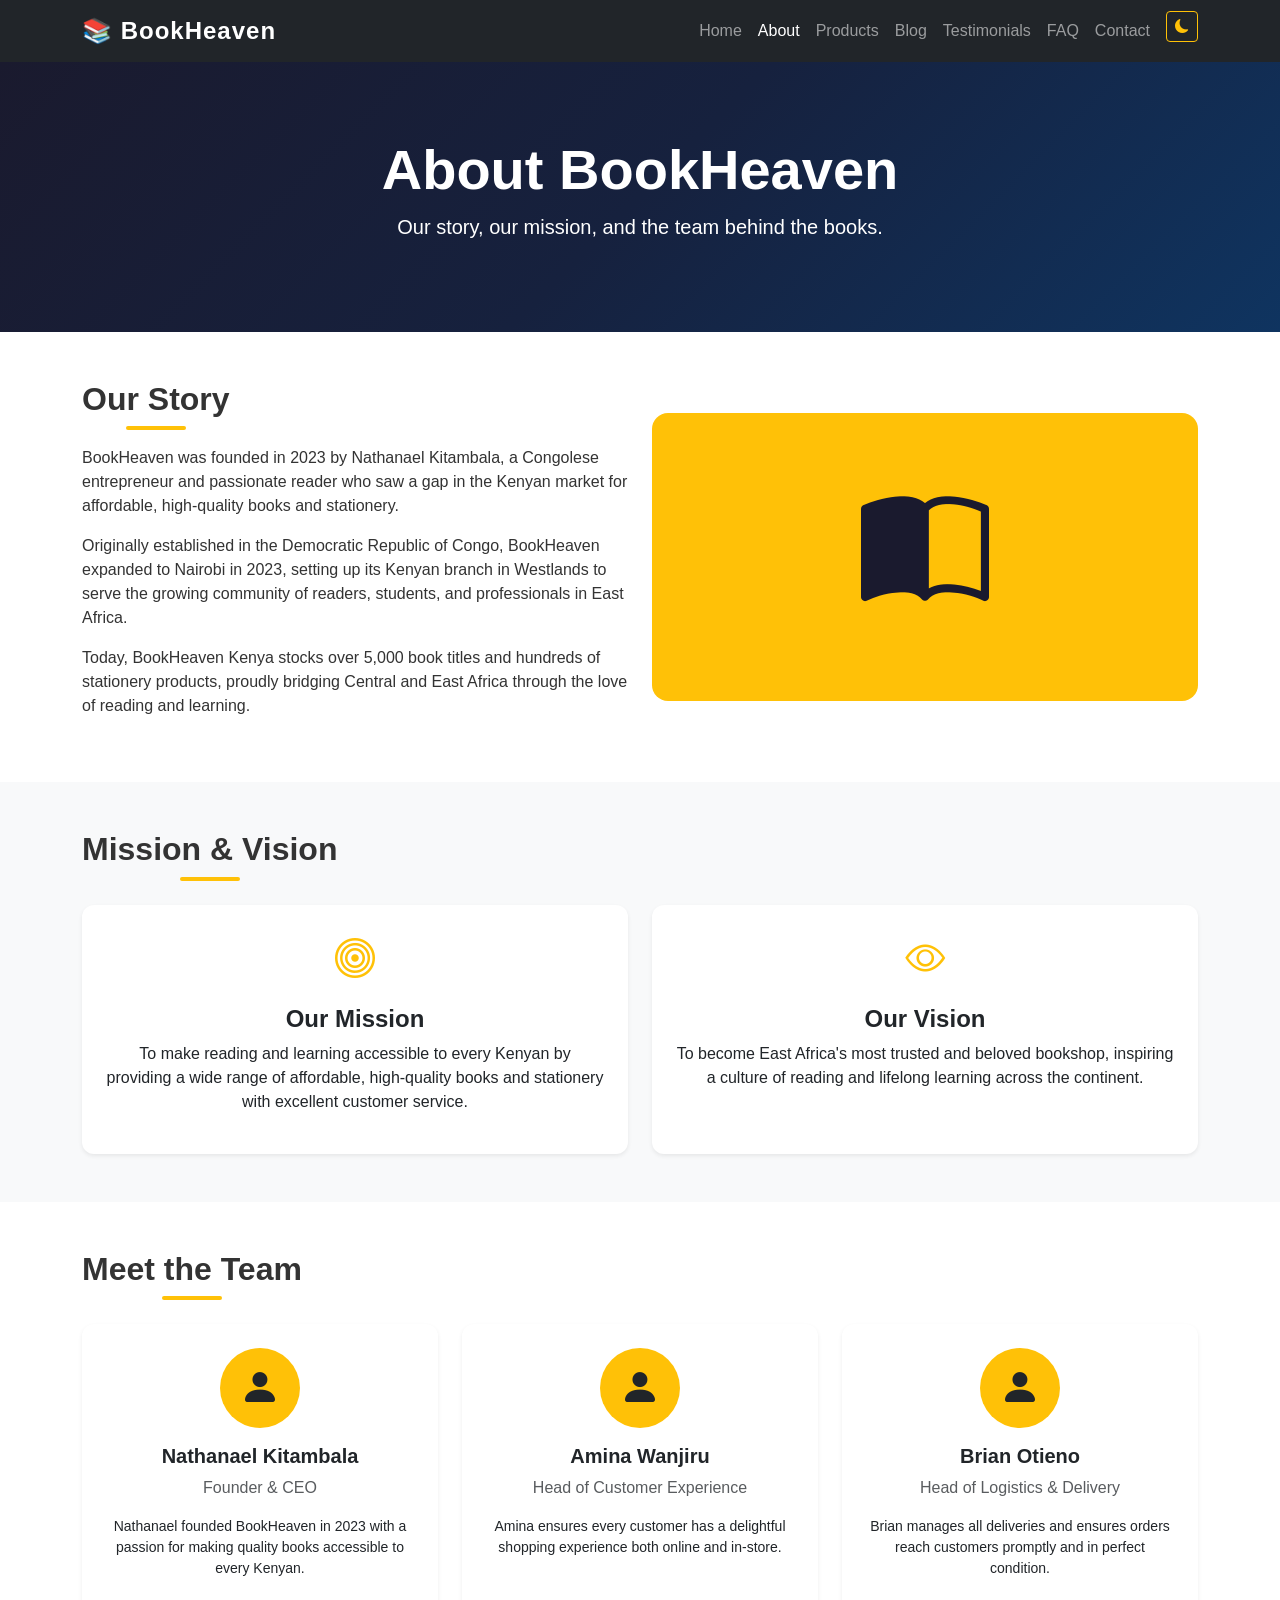
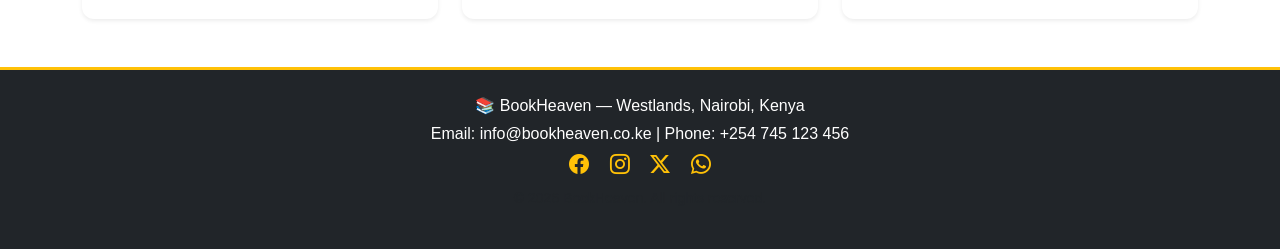
<file: about.html>
<!DOCTYPE html>
<html lang="en">
<head>
    <meta charset="UTF-8">
    <meta name="viewport" content="width=device-width, initial-scale=1.0">
    <title>About Us</title>
    <link href="https://cdn.jsdelivr.net/npm/bootstrap@5.3.0/dist/css/bootstrap.min.css" rel="stylesheet" />
    <link href="https://cdn.jsdelivr.net/npm/bootstrap-icons@1.10.5/font/bootstrap-icons.css" rel="stylesheet" />
    <link rel="icon" href="data:image/svg+xml,<svg xmlns='http://www.w3.org/2000/svg' viewBox='0 0 100 100'><text y='.9em' font-size='90'>📚</text></svg>" />
  <link rel="stylesheet" href="css/style.css" />
</head>
<body>
    
    <!-- NAVBAR -->
    <nav class="navbar navbar-expand-lg navbar-dark bg-dark sticky-top">
        <div class="container">
          <a class="navbar-brand fw-bold" href="index.html">📚 BookHeaven</a>
         <button class="navbar-toggler" title="Toggle navigation" type="button" data-bs-toggle="collapse" data-bs-target="#navMenu">
            <span class="navbar-toggler-icon"></span>
          </button>
          <div class="collapse navbar-collapse" id="navMenu">
            <ul class="navbar-nav ms-auto">
              <li class="nav-item"><a class="nav-link" href="index.html">Home</a></li>
              <li class="nav-item"><a class="nav-link active" href="about.html">About</a></li>
              <li class="nav-item"><a class="nav-link" href="products.html">Products</a></li>
              <li class="nav-item"><a class="nav-link" href="blog.html">Blog</a></li>
              <li class="nav-item"><a class="nav-link" href="testimonials.html">Testimonials</a></li>
              <li class="nav-item"><a class="nav-link" href="faq.html">FAQ</a></li>
              <li class="nav-item"><a class="nav-link" href="contact.html">Contact</a></li>
              <li class="nav-item ms-2">
              <button class="btn btn-outline-warning btn-sm" id="darkModeToggle" title="Toggle dark mode" onclick="toggleDarkMode()">
              <i class="bi bi-moon-fill" id="darkModeIcon"></i>
              </button>
              </li>
            </ul>
          </div>
        </div>
      </nav>
    <! --PAGE HEADER -->
    <section class="page-header text-white text-center py-5">
        <div class="container">
            <h1 class="display-4 fw-bold">About BookHeaven</h1>
            <p class="lead">Our story, our mission, and the team behind the books.</p>
        </div>
    </section>
    
    <!-- OUR STORY -->
  <section class="py-5">
    <div class="container">
      <div class="row align-items-center g-4">
        <div class="col-md-6">
          <h2 class="fw-bold mb-3">Our Story</h2>
         <p>BookHeaven was founded in 2023 by Nathanael Kitambala, a Congolese entrepreneur and passionate reader who saw a gap in the Kenyan market for affordable, high-quality books and stationery.</p>
         <p>Originally established in the Democratic Republic of Congo, BookHeaven expanded to Nairobi in 2023, setting up its Kenyan branch in Westlands to serve the growing community of readers, students, and professionals in East Africa.</p>
         <p>Today, BookHeaven Kenya stocks over 5,000 book titles and hundreds of stationery products, proudly bridging Central and East Africa through the love of reading and learning.</p>
        </div>
        <div class="col-md-6 text-center">
          <div class="bg-warning rounded-4 p-5">
            <i class="bi bi-book-half story-icon"></i>
          </div>
        </div>
      </div>
    </div>
  </section>
  
  <!-- MISSION & VISION -->
  <section class="py-5 bg-light">
    <div class="container">
      <h2 class="text-center fw-bold mb-4">Mission & Vision</h2>
      <div class="row g-4 text-center">
        <div class="col-md-6">
          <div class="card h-100 shadow-sm p-4">
            <i class="bi bi-bullseye fs-1 text-warning"></i>
            <h4 class="mt-3 fw-bold">Our Mission</h4>
            <p>To make reading and learning accessible to every Kenyan by providing a wide range of affordable, high-quality books and stationery with excellent customer service.</p>
          </div>
        </div>
        <div class="col-md-6">
          <div class="card h-100 shadow-sm p-4">
            <i class="bi bi-eye fs-1 text-warning"></i>
            <h4 class="mt-3 fw-bold">Our Vision</h4>
            <p>To become East Africa's most trusted and beloved bookshop, inspiring a culture of reading and lifelong learning across the continent.</p>
          </div>
        </div>
      </div>
    </div>
  </section>

  <!-- TEAM SECTION -->
  <section class="py-5">
    <div class="container">
      <h2 class="text-center fw-bold mb-4">Meet the Team</h2>
      <div class="row g-4 text-center">
        <div class="col-md-4">
          <div class="card h-100 shadow-sm p-4">
            <div class="bg-warning rounded-circle mx-auto mb-3 d-flex align-items-center justify-content-center team-avatar">
              <i class="bi bi-person-fill fs-1 text-dark"></i>
            </div>
            <h5 class="fw-bold">Nathanael Kitambala</h5>
            <p class="text-muted">Founder & CEO</p>
            <p class="small">Nathanael founded BookHeaven in 2023 with a passion for making quality books accessible to every Kenyan.</p>
          </div>
        </div>
        <div class="col-md-4">
          <div class="card h-100 shadow-sm p-4">
            <div class="bg-warning rounded-circle mx-auto mb-3 d-flex align-items-center justify-content-center team-avatar">
              <i class="bi bi-person-fill fs-1 text-dark"></i>
            </div>
            <h5 class="fw-bold">Amina Wanjiru</h5>
            <p class="text-muted">Head of Customer Experience</p>
            <p class="small">Amina ensures every customer has a delightful shopping experience both online and in-store.</p>
          </div>
        </div>
        <div class="col-md-4">
          <div class="card h-100 shadow-sm p-4">
            <div class="bg-warning rounded-circle mx-auto mb-3 d-flex align-items-center justify-content-center team-avatar">
              <i class="bi bi-person-fill fs-1 text-dark"></i>
            </div>
            <h5 class="fw-bold">Brian Otieno</h5>
            <p class="text-muted">Head of Logistics & Delivery</p>
            <p class="small">Brian manages all deliveries and ensures orders reach customers promptly and in perfect condition.</p>
          </div>
        </div>
      </div>
    </div>
  </section>

<!-- FOOTER -->
  <footer class="bg-dark text-white py-4">
    <div class="container text-center">
      <p class="mb-1">📚 BookHeaven — Westlands, Nairobi, Kenya</p>
      <p class="mb-1">Email: info@bookheaven.co.ke | Phone: +254 745 123 456</p>
      <div class="mb-2">
        <a href="#" title="Follow us on Facebook" class="text-warning me-3"><i class="bi bi-facebook fs-5"></i></a>
        <a href="#" title="Follow us on Instagram" class="text-warning me-3"><i class="bi bi-instagram fs-5"></i></a>
        <a href="#" title="Follow us on Twitter" class="text-warning me-3"><i class="bi bi-twitter-x fs-5"></i></a>
        <a href="#" title="Contact us on WhatsApp" class="text-warning"><i class="bi bi-whatsapp fs-5"></i></a>
      </div>
      <p class="small text-muted">© 2026 BookHeaven. All rights reserved.</p>
    </div>
  </footer>

  <!-- BACK TO TOP BUTTON -->
  <button id="backToTop" onclick="scrollToTop()" title="Back to top">
    <i class="bi bi-arrow-up"></i>
  </button>
<script src="https://cdn.jsdelivr.net/npm/bootstrap@5.3.0/dist/js/bootstrap.bundle.min.js"></script>
<script src="js/main.js"></script>
</body>
</html>
</file>
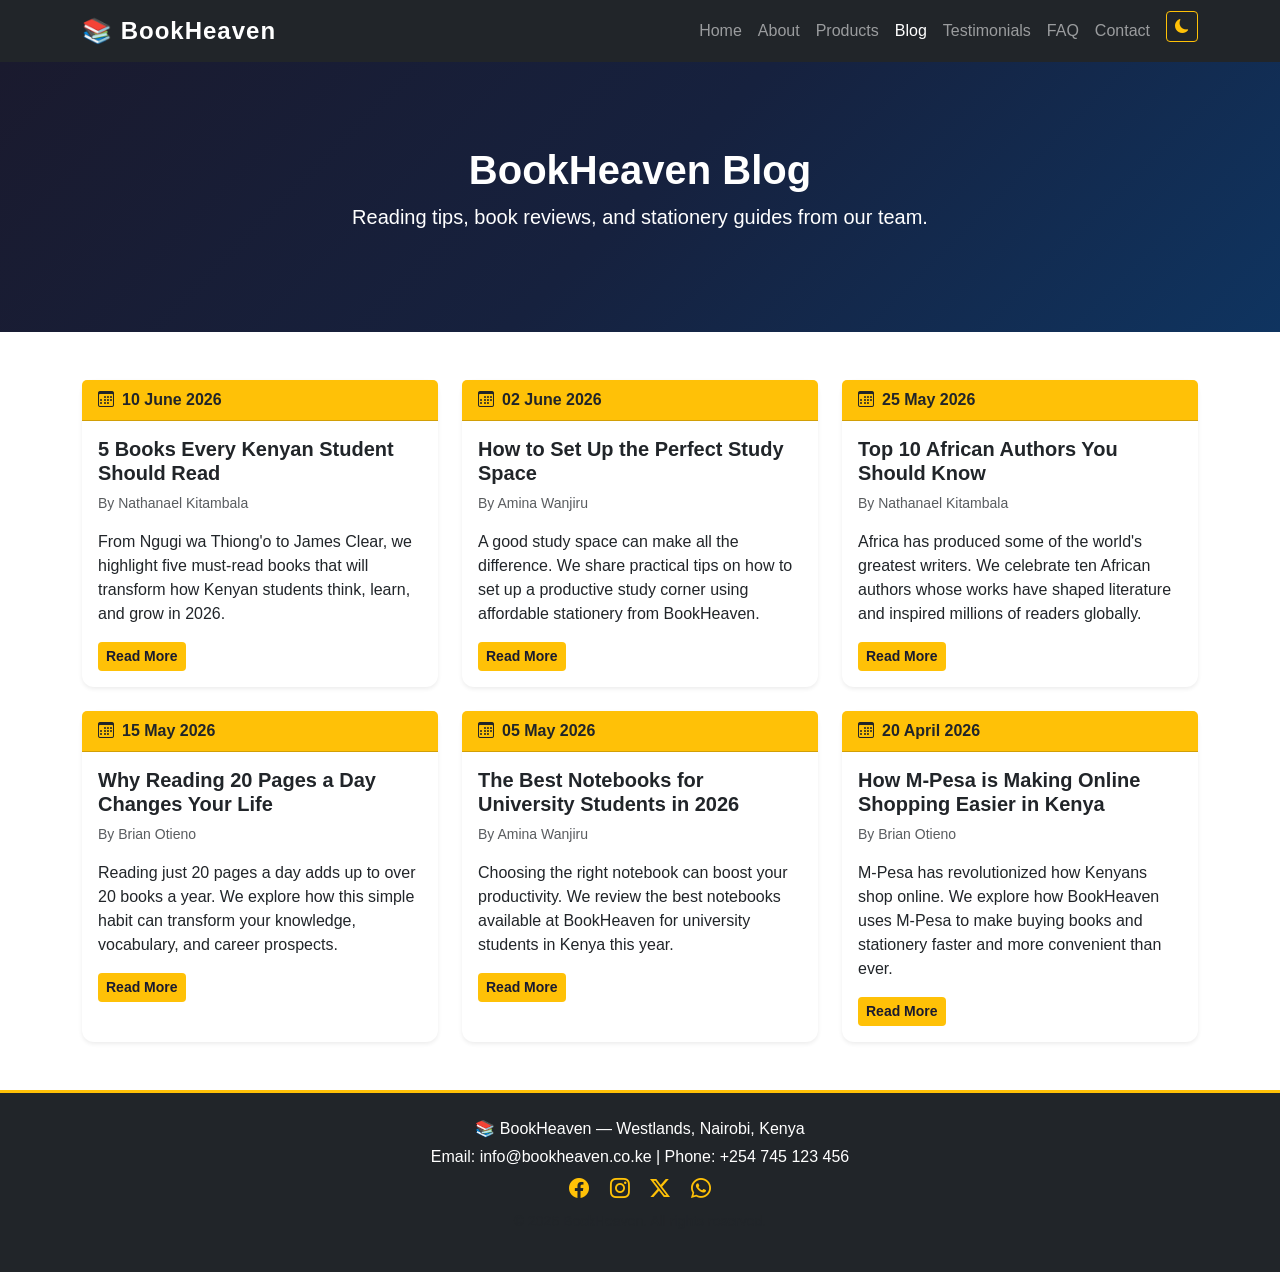
<file: blog.html>
<!DOCTYPE html>
<html lang="en">
<head>
  <meta charset="UTF-8" />
  <meta name="viewport" content="width=device-width, initial-scale=1.0" />
  <title>Blog - BookHeaven</title>
  <link href="https://cdn.jsdelivr.net/npm/bootstrap@5.3.0/dist/css/bootstrap.min.css" rel="stylesheet" />
  <link href="https://cdn.jsdelivr.net/npm/bootstrap-icons@1.10.5/font/bootstrap-icons.css" rel="stylesheet" />
  <link rel="icon" href="data:image/svg+xml,<svg xmlns='http://www.w3.org/2000/svg' viewBox='0 0 100 100'><text y='.9em' font-size='90'>📚</text></svg>" />
  <link rel="stylesheet" href="css/style.css" />
</head>
<body>

  <!-- NAVBAR -->
  <nav class="navbar navbar-expand-lg navbar-dark bg-dark sticky-top">
    <div class="container">
      <a class="navbar-brand fw-bold" href="index.html">📚 BookHeaven</a>
      <button class="navbar-toggler" title="Toggle navigation" type="button" data-bs-toggle="collapse" data-bs-target="#navMenu">
        <span class="navbar-toggler-icon"></span>
      </button>
      <div class="collapse navbar-collapse" id="navMenu">
        <ul class="navbar-nav ms-auto">
          <li class="nav-item"><a class="nav-link" href="index.html">Home</a></li>
          <li class="nav-item"><a class="nav-link" href="about.html">About</a></li>
          <li class="nav-item"><a class="nav-link" href="products.html">Products</a></li>
          <li class="nav-item"><a class="nav-link active" href="blog.html">Blog</a></li>
          <li class="nav-item"><a class="nav-link" href="testimonials.html">Testimonials</a></li>
          <li class="nav-item"><a class="nav-link" href="faq.html">FAQ</a></li>
          <li class="nav-item"><a class="nav-link" href="contact.html">Contact</a></li>
          <li class="nav-item ms-2">
            <button class="btn btn-outline-warning btn-sm" id="darkModeToggle" title="Toggle dark mode" onclick="toggleDarkMode()">
              <i class="bi bi-moon-fill" id="darkModeIcon"></i>
            </button>
          </li>
        </ul>
      </div>
    </div>
  </nav>

  <!-- PAGE HEADER -->
  <section class="page-header text-white text-center py-5">
    <div class="container">
      <h1 class="fw-bold">BookHeaven Blog</h1>
      <p class="lead">Reading tips, book reviews, and stationery guides from our team.</p>
    </div>
  </section>

  <!-- BLOG POSTS -->
  <section class="py-5">
    <div class="container">
      <div class="row g-4">

        <!-- POST 1 -->
        <div class="col-md-4">
          <div class="card h-100 shadow-sm">
            <div class="card-header bg-warning text-dark fw-bold">
              <i class="bi bi-calendar3 me-2"></i>10 June 2026
            </div>
            <div class="card-body">
              <h5 class="fw-bold">5 Books Every Kenyan Student Should Read</h5>
              <p class="text-muted small">By Nathanael Kitambala</p>
              <p>From Ngugi wa Thiong'o to James Clear, we highlight five must-read books that will transform how Kenyan students think, learn, and grow in 2026.</p>
              <a href="#" class="btn btn-warning btn-sm">Read More</a>
            </div>
          </div>
        </div>

        <!-- POST 2 -->
        <div class="col-md-4">
          <div class="card h-100 shadow-sm">
            <div class="card-header bg-warning text-dark fw-bold">
              <i class="bi bi-calendar3 me-2"></i>02 June 2026
            </div>
            <div class="card-body">
              <h5 class="fw-bold">How to Set Up the Perfect Study Space</h5>
              <p class="text-muted small">By Amina Wanjiru</p>
              <p>A good study space can make all the difference. We share practical tips on how to set up a productive study corner using affordable stationery from BookHeaven.</p>
              <a href="#" class="btn btn-warning btn-sm">Read More</a>
            </div>
          </div>
        </div>

        <!-- POST 3 -->
        <div class="col-md-4">
          <div class="card h-100 shadow-sm">
            <div class="card-header bg-warning text-dark fw-bold">
              <i class="bi bi-calendar3 me-2"></i>25 May 2026
            </div>
            <div class="card-body">
              <h5 class="fw-bold">Top 10 African Authors You Should Know</h5>
              <p class="text-muted small">By Nathanael Kitambala</p>
              <p>Africa has produced some of the world's greatest writers. We celebrate ten African authors whose works have shaped literature and inspired millions of readers globally.</p>
              <a href="#" class="btn btn-warning btn-sm">Read More</a>
            </div>
          </div>
        </div>

        <!-- POST 4 -->
        <div class="col-md-4">
          <div class="card h-100 shadow-sm">
            <div class="card-header bg-warning text-dark fw-bold">
              <i class="bi bi-calendar3 me-2"></i>15 May 2026
            </div>
            <div class="card-body">
              <h5 class="fw-bold">Why Reading 20 Pages a Day Changes Your Life</h5>
              <p class="text-muted small">By Brian Otieno</p>
              <p>Reading just 20 pages a day adds up to over 20 books a year. We explore how this simple habit can transform your knowledge, vocabulary, and career prospects.</p>
              <a href="#" class="btn btn-warning btn-sm">Read More</a>
            </div>
          </div>
        </div>

        <!-- POST 5 -->
        <div class="col-md-4">
          <div class="card h-100 shadow-sm">
            <div class="card-header bg-warning text-dark fw-bold">
              <i class="bi bi-calendar3 me-2"></i>05 May 2026
            </div>
            <div class="card-body">
              <h5 class="fw-bold">The Best Notebooks for University Students in 2026</h5>
              <p class="text-muted small">By Amina Wanjiru</p>
              <p>Choosing the right notebook can boost your productivity. We review the best notebooks available at BookHeaven for university students in Kenya this year.</p>
              <a href="#" class="btn btn-warning btn-sm">Read More</a>
            </div>
          </div>
        </div>

        <!-- POST 6 -->
        <div class="col-md-4">
          <div class="card h-100 shadow-sm">
            <div class="card-header bg-warning text-dark fw-bold">
              <i class="bi bi-calendar3 me-2"></i>20 April 2026
            </div>
            <div class="card-body">
              <h5 class="fw-bold">How M-Pesa is Making Online Shopping Easier in Kenya</h5>
              <p class="text-muted small">By Brian Otieno</p>
              <p>M-Pesa has revolutionized how Kenyans shop online. We explore how BookHeaven uses M-Pesa to make buying books and stationery faster and more convenient than ever.</p>
              <a href="#" class="btn btn-warning btn-sm">Read More</a>
            </div>
          </div>
        </div>

      </div>
    </div>
  </section>

  <!-- FOOTER -->
  <footer class="bg-dark text-white py-4">
    <div class="container text-center">
      <p class="mb-1">📚 BookHeaven — Westlands, Nairobi, Kenya</p>
      <p class="mb-1">Email: info@bookheaven.co.ke | Phone: +254 745 123 456</p>
      <div class="mb-2">
        <a href="#" title="Follow us on Facebook" class="text-warning me-3"><i class="bi bi-facebook fs-5"></i></a>
        <a href="#" title="Follow us on Instagram" class="text-warning me-3"><i class="bi bi-instagram fs-5"></i></a>
        <a href="#" title="Follow us on Twitter" class="text-warning me-3"><i class="bi bi-twitter-x fs-5"></i></a>
        <a href="#" title="Contact us on WhatsApp" class="text-warning"><i class="bi bi-whatsapp fs-5"></i></a>
      </div>
      <p class="small text-muted">© 2026 BookHeaven. All rights reserved.</p>
    </div>
  </footer>

  <!-- BACK TO TOP BUTTON -->
  <button id="backToTop" onclick="scrollToTop()" title="Back to top">
    <i class="bi bi-arrow-up"></i>
  </button>

  <script src="https://cdn.jsdelivr.net/npm/bootstrap@5.3.0/dist/js/bootstrap.bundle.min.js"></script>
  <script src="js/main.js"></script>
</body>
</html>
</file>
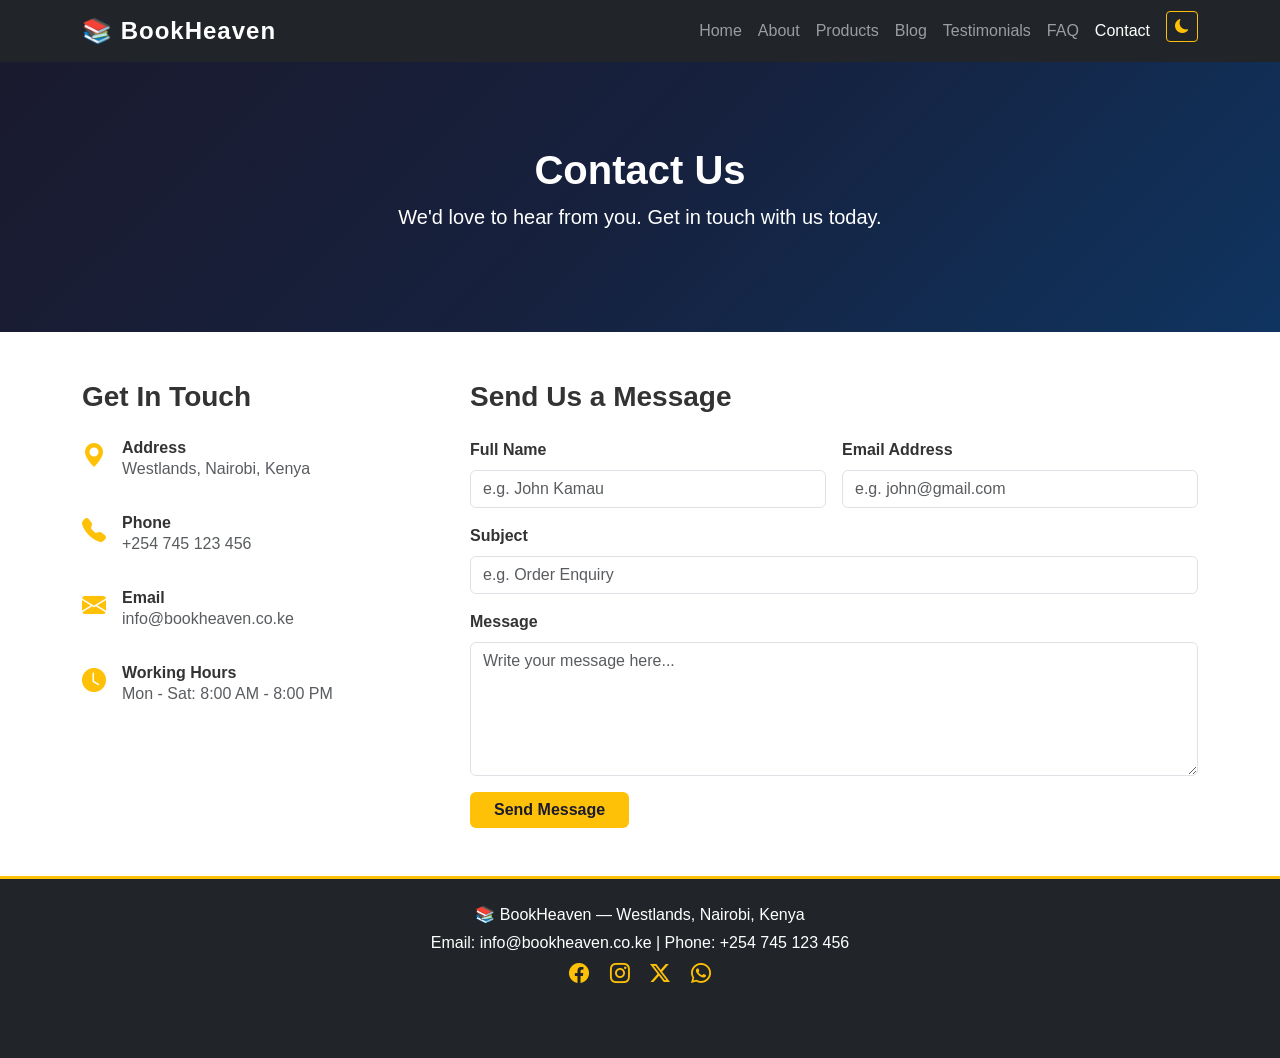
<file: contact.html>
<!DOCTYPE html>
<html lang="en">
<head>
  <meta charset="UTF-8" />
  <meta name="viewport" content="width=device-width, initial-scale=1.0" />
  <title>Contact Us - BookHeaven</title>
  <link href="https://cdn.jsdelivr.net/npm/bootstrap@5.3.0/dist/css/bootstrap.min.css" rel="stylesheet" />
  <link href="https://cdn.jsdelivr.net/npm/bootstrap-icons@1.10.5/font/bootstrap-icons.css" rel="stylesheet" />
  <link rel="icon" href="data:image/svg+xml,<svg xmlns='http://www.w3.org/2000/svg' viewBox='0 0 100 100'><text y='.9em' font-size='90'>📚</text></svg>" />
  <link rel="stylesheet" href="css/style.css" />
</head>
<body>

  <!-- NAVBAR -->
  <nav class="navbar navbar-expand-lg navbar-dark bg-dark sticky-top">
    <div class="container">
      <a class="navbar-brand fw-bold" href="index.html">📚 BookHeaven</a>
      <button class="navbar-toggler" title="Toggle navigation" type="button" data-bs-toggle="collapse" data-bs-target="#navMenu">
        <span class="navbar-toggler-icon"></span>
      </button>
      <div class="collapse navbar-collapse" id="navMenu">
        <ul class="navbar-nav ms-auto">
          <li class="nav-item"><a class="nav-link" href="index.html">Home</a></li>
          <li class="nav-item"><a class="nav-link" href="about.html">About</a></li>
          <li class="nav-item"><a class="nav-link" href="products.html">Products</a></li>
          <li class="nav-item"><a class="nav-link" href="blog.html">Blog</a></li>
          <li class="nav-item"><a class="nav-link" href="testimonials.html">Testimonials</a></li>
          <li class="nav-item"><a class="nav-link" href="faq.html">FAQ</a></li>
          <li class="nav-item"><a class="nav-link active" href="contact.html">Contact</a></li>
          <li class="nav-item ms-2">
            <button class="btn btn-outline-warning btn-sm" id="darkModeToggle" title="Toggle dark mode" onclick="toggleDarkMode()">
              <i class="bi bi-moon-fill" id="darkModeIcon"></i>
            </button>
          </li>
        </ul>
      </div>
    </div>
  </nav>

  <!-- PAGE HEADER -->
  <section class="page-header text-white text-center py-5">
    <div class="container">
      <h1 class="fw-bold">Contact Us</h1>
      <p class="lead">We'd love to hear from you. Get in touch with us today.</p>
    </div>
  </section>

  <!-- CONTACT SECTION -->
  <section class="py-5">
    <div class="container">
      <div class="row g-5">

        <!-- CONTACT INFORMATION -->
        <div class="col-md-4">
          <h3 class="fw-bold mb-4">Get In Touch</h3>
          <div class="d-flex align-items-start mb-3">
            <i class="bi bi-geo-alt-fill text-warning fs-4 me-3"></i>
            <div>
              <h6 class="fw-bold mb-0">Address</h6>
              <p class="text-muted">Westlands, Nairobi, Kenya</p>
            </div>
          </div>
          <div class="d-flex align-items-start mb-3">
            <i class="bi bi-telephone-fill text-warning fs-4 me-3"></i>
            <div>
              <h6 class="fw-bold mb-0">Phone</h6>
              <p class="text-muted">+254 745 123 456</p>
            </div>
          </div>
          <div class="d-flex align-items-start mb-3">
            <i class="bi bi-envelope-fill text-warning fs-4 me-3"></i>
            <div>
              <h6 class="fw-bold mb-0">Email</h6>
              <p class="text-muted">info@bookheaven.co.ke</p>
            </div>
          </div>
          <div class="d-flex align-items-start mb-3">
            <i class="bi bi-clock-fill text-warning fs-4 me-3"></i>
            <div>
              <h6 class="fw-bold mb-0">Working Hours</h6>
              <p class="text-muted">Mon - Sat: 8:00 AM - 8:00 PM</p>
            </div>
          </div>
        </div>

        <!-- CONTACT FORM -->
        <div class="col-md-8">
          <h3 class="fw-bold mb-4">Send Us a Message</h3>
          <div id="successMessage" class="alert alert-success d-none">
            ✅ Thank you! Your message has been sent successfully.
          </div>
          <div id="contactForm">
            <div class="row g-3">
              <div class="col-md-6">
                <label class="form-label fw-bold">Full Name</label>
                <input type="text" id="fullName" class="form-control" placeholder="e.g. John Kamau" />
                <small id="nameError" class="text-danger d-none">Please enter your full name.</small>
              </div>
              <div class="col-md-6">
                <label class="form-label fw-bold">Email Address</label>
                <input type="email" id="emailAddress" class="form-control" placeholder="e.g. john@gmail.com" />
                <small id="emailError" class="text-danger d-none">Please enter a valid email address.</small>
              </div>
              <div class="col-12">
                <label class="form-label fw-bold">Subject</label>
                <input type="text" id="subject" class="form-control" placeholder="e.g. Order Enquiry" />
                <small id="subjectError" class="text-danger d-none">Please enter a subject.</small>
              </div>
              <div class="col-12">
                <label class="form-label fw-bold">Message</label>
                <textarea id="message" class="form-control" rows="5" placeholder="Write your message here..."></textarea>
                <small id="messageError" class="text-danger d-none">Please enter your message.</small>
              </div>
              <div class="col-12">
                <button class="btn btn-warning fw-bold px-4" onclick="validateForm()">Send Message</button>
              </div>
            </div>
          </div>
        </div>

      </div>
    </div>
  </section>

  <!-- FOOTER -->
  <footer class="bg-dark text-white py-4">
    <div class="container text-center">
      <p class="mb-1">📚 BookHeaven — Westlands, Nairobi, Kenya</p>
      <p class="mb-1">Email: info@bookheaven.co.ke | Phone: +254 745 123 456</p>
      <div class="mb-2">
        <a href="#" title="Follow us on Facebook" class="text-warning me-3"><i class="bi bi-facebook fs-5"></i></a>
        <a href="#" title="Follow us on Instagram" class="text-warning me-3"><i class="bi bi-instagram fs-5"></i></a>
        <a href="#" title="Follow us on Twitter" class="text-warning me-3"><i class="bi bi-twitter-x fs-5"></i></a>
        <a href="#" title="Contact us on WhatsApp" class="text-warning"><i class="bi bi-whatsapp fs-5"></i></a>
      </div>
      <p class="small text-muted">© 2026 BookHeaven. All rights reserved.</p>
    </div>
  </footer>

  <!-- BACK TO TOP BUTTON -->
  <button id="backToTop" onclick="scrollToTop()" title="Back to top">
    <i class="bi bi-arrow-up"></i>
  </button>

  <script src="https://cdn.jsdelivr.net/npm/bootstrap@5.3.0/dist/js/bootstrap.bundle.min.js"></script>
  <script src="js/main.js"></script>
</body>
</html>
</file>
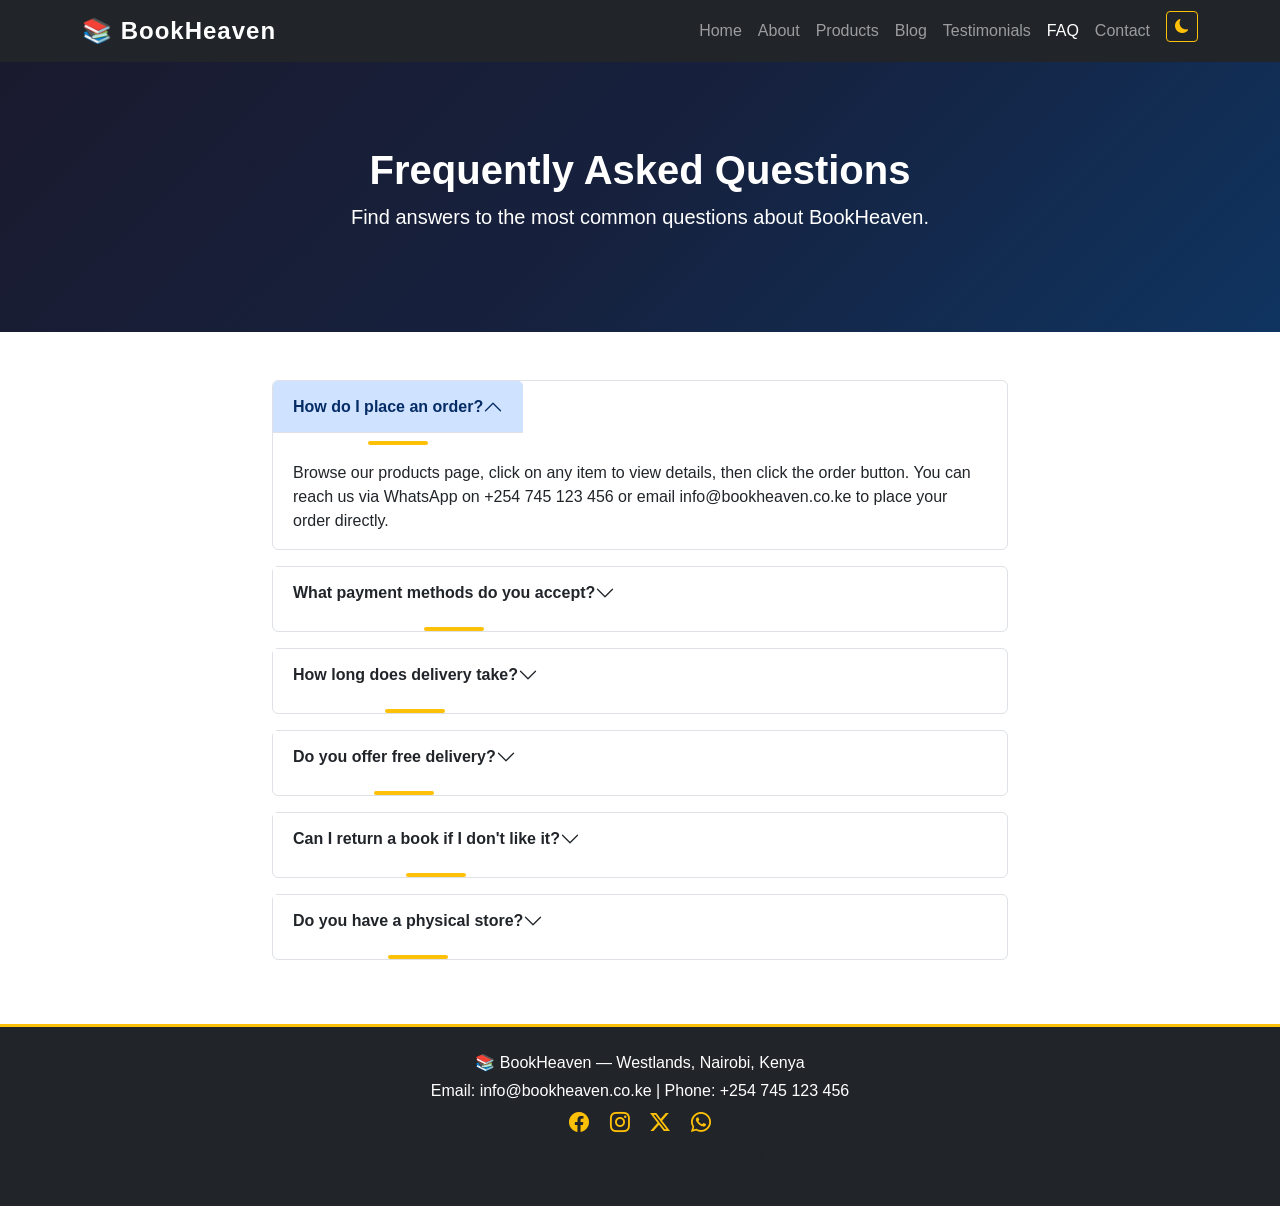
<file: faq.html>
<!DOCTYPE html>
<html lang="en">
<head>
  <meta charset="UTF-8" />
  <meta name="viewport" content="width=device-width, initial-scale=1.0" />
  <title>FAQ - BookHeaven</title>
  <link href="https://cdn.jsdelivr.net/npm/bootstrap@5.3.0/dist/css/bootstrap.min.css" rel="stylesheet" />
  <link href="https://cdn.jsdelivr.net/npm/bootstrap-icons@1.10.5/font/bootstrap-icons.css" rel="stylesheet" />
  <link rel="icon" href="data:image/svg+xml,<svg xmlns='http://www.w3.org/2000/svg' viewBox='0 0 100 100'><text y='.9em' font-size='90'>📚</text></svg>" />
  <link rel="stylesheet" href="css/style.css" />
</head>
<body>

  <!-- NAVBAR -->
  <nav class="navbar navbar-expand-lg navbar-dark bg-dark sticky-top">
    <div class="container">
      <a class="navbar-brand fw-bold" href="index.html">📚 BookHeaven</a>
      <button class="navbar-toggler" title="Toggle navigation" type="button" data-bs-toggle="collapse" data-bs-target="#navMenu">
        <span class="navbar-toggler-icon"></span>
      </button>
      <div class="collapse navbar-collapse" id="navMenu">
        <ul class="navbar-nav ms-auto">
          <li class="nav-item"><a class="nav-link" href="index.html">Home</a></li>
          <li class="nav-item"><a class="nav-link" href="about.html">About</a></li>
          <li class="nav-item"><a class="nav-link" href="products.html">Products</a></li>
          <li class="nav-item"><a class="nav-link" href="blog.html">Blog</a></li>
          <li class="nav-item"><a class="nav-link" href="testimonials.html">Testimonials</a></li>
          <li class="nav-item"><a class="nav-link active" href="faq.html">FAQ</a></li>
          <li class="nav-item"><a class="nav-link" href="contact.html">Contact</a></li>
          <li class="nav-item ms-2">
            <button class="btn btn-outline-warning btn-sm" id="darkModeToggle" title="Toggle dark mode" onclick="toggleDarkMode()">
              <i class="bi bi-moon-fill" id="darkModeIcon"></i>
            </button>
          </li>
        </ul>
      </div>
    </div>
  </nav>

  <!-- PAGE HEADER -->
  <section class="page-header text-white text-center py-5">
    <div class="container">
      <h1 class="fw-bold">Frequently Asked Questions</h1>
      <p class="lead">Find answers to the most common questions about BookHeaven.</p>
    </div>
  </section>

  <!-- FAQ SECTION -->
  <section class="py-5">
    <div class="container">
      <div class="row justify-content-center">
        <div class="col-md-8">
          <div class="accordion" id="faqAccordion">

            <!-- QUESTION 1 -->
            <div class="accordion-item mb-3 border rounded">
              <h2 class="accordion-header">
                <button class="accordion-button fw-bold" type="button" data-bs-toggle="collapse" data-bs-target="#faq1">
                  How do I place an order?
                </button>
              </h2>
              <div id="faq1" class="accordion-collapse collapse show" data-bs-parent="#faqAccordion">
                <div class="accordion-body">
                  Browse our products page, click on any item to view details, then click the order button. You can reach us via WhatsApp on +254 745 123 456 or email info@bookheaven.co.ke to place your order directly.
                </div>
              </div>
            </div>

            <!-- QUESTION 2 -->
            <div class="accordion-item mb-3 border rounded">
              <h2 class="accordion-header">
                <button class="accordion-button collapsed fw-bold" type="button" data-bs-toggle="collapse" data-bs-target="#faq2">
                  What payment methods do you accept?
                </button>
              </h2>
              <div id="faq2" class="accordion-collapse collapse" data-bs-parent="#faqAccordion">
                <div class="accordion-body">
                  We accept M-Pesa, credit and debit cards, and cash on delivery for orders within Nairobi. M-Pesa is our most popular payment method and payments are processed instantly.
                </div>
              </div>
            </div>

            <!-- QUESTION 3 -->
            <div class="accordion-item mb-3 border rounded">
              <h2 class="accordion-header">
                <button class="accordion-button collapsed fw-bold" type="button" data-bs-toggle="collapse" data-bs-target="#faq3">
                  How long does delivery take?
                </button>
              </h2>
              <div id="faq3" class="accordion-collapse collapse" data-bs-parent="#faqAccordion">
                <div class="accordion-body">
                  Delivery within Nairobi takes 1-2 business days. Orders placed before 12:00 PM are usually delivered the same day within Westlands and CBD. Orders outside Nairobi take 2-4 business days via courier.
                </div>
              </div>
            </div>

            <!-- QUESTION 4 -->
            <div class="accordion-item mb-3 border rounded">
              <h2 class="accordion-header">
                <button class="accordion-button collapsed fw-bold" type="button" data-bs-toggle="collapse" data-bs-target="#faq4">
                  Do you offer free delivery?
                </button>
              </h2>
              <div id="faq4" class="accordion-collapse collapse" data-bs-parent="#faqAccordion">
                <div class="accordion-body">
                  Yes! We offer free delivery on all orders above KSh 2,000 within Nairobi. Orders below KSh 2,000 attract a flat delivery fee of KSh 200.
                </div>
              </div>
            </div>

            <!-- QUESTION 5 -->
            <div class="accordion-item mb-3 border rounded">
              <h2 class="accordion-header">
                <button class="accordion-button collapsed fw-bold" type="button" data-bs-toggle="collapse" data-bs-target="#faq5">
                  Can I return a book if I don't like it?
                </button>
              </h2>
              <div id="faq5" class="accordion-collapse collapse" data-bs-parent="#faqAccordion">
                <div class="accordion-body">
                  We accept returns within 7 days of purchase if the book is in its original condition — unread and undamaged. Contact us at info@bookheaven.co.ke to initiate a return.
                </div>
              </div>
            </div>

            <!-- QUESTION 6 -->
            <div class="accordion-item mb-3 border rounded">
              <h2 class="accordion-header">
                <button class="accordion-button collapsed fw-bold" type="button" data-bs-toggle="collapse" data-bs-target="#faq6">
                  Do you have a physical store?
                </button>
              </h2>
              <div id="faq6" class="accordion-collapse collapse" data-bs-parent="#faqAccordion">
                <div class="accordion-body">
                  Yes! Our physical store is located in Westlands, Nairobi. We are open Monday to Saturday from 8:00 AM to 8:00 PM. You are welcome to visit us and browse our full collection in person.
                </div>
              </div>
            </div>

          </div>
        </div>
      </div>
    </div>
  </section>

  <!-- FOOTER -->
  <footer class="bg-dark text-white py-4">
    <div class="container text-center">
      <p class="mb-1">📚 BookHeaven — Westlands, Nairobi, Kenya</p>
      <p class="mb-1">Email: info@bookheaven.co.ke | Phone: +254 745 123 456</p>
      <div class="mb-2">
        <a href="#" title="Follow us on Facebook" class="text-warning me-3"><i class="bi bi-facebook fs-5"></i></a>
        <a href="#" title="Follow us on Instagram" class="text-warning me-3"><i class="bi bi-instagram fs-5"></i></a>
        <a href="#" title="Follow us on Twitter" class="text-warning me-3"><i class="bi bi-twitter-x fs-5"></i></a>
        <a href="#" title="Contact us on WhatsApp" class="text-warning"><i class="bi bi-whatsapp fs-5"></i></a>
      </div>
      <p class="small text-muted">© 2026 BookHeaven. All rights reserved.</p>
    </div>
  </footer>

  <!-- BACK TO TOP BUTTON -->
  <button id="backToTop" onclick="scrollToTop()" title="Back to top">
    <i class="bi bi-arrow-up"></i>
  </button>

  <script src="https://cdn.jsdelivr.net/npm/bootstrap@5.3.0/dist/js/bootstrap.bundle.min.js"></script>
  <script src="js/main.js"></script>
</body>
</html>
</file>
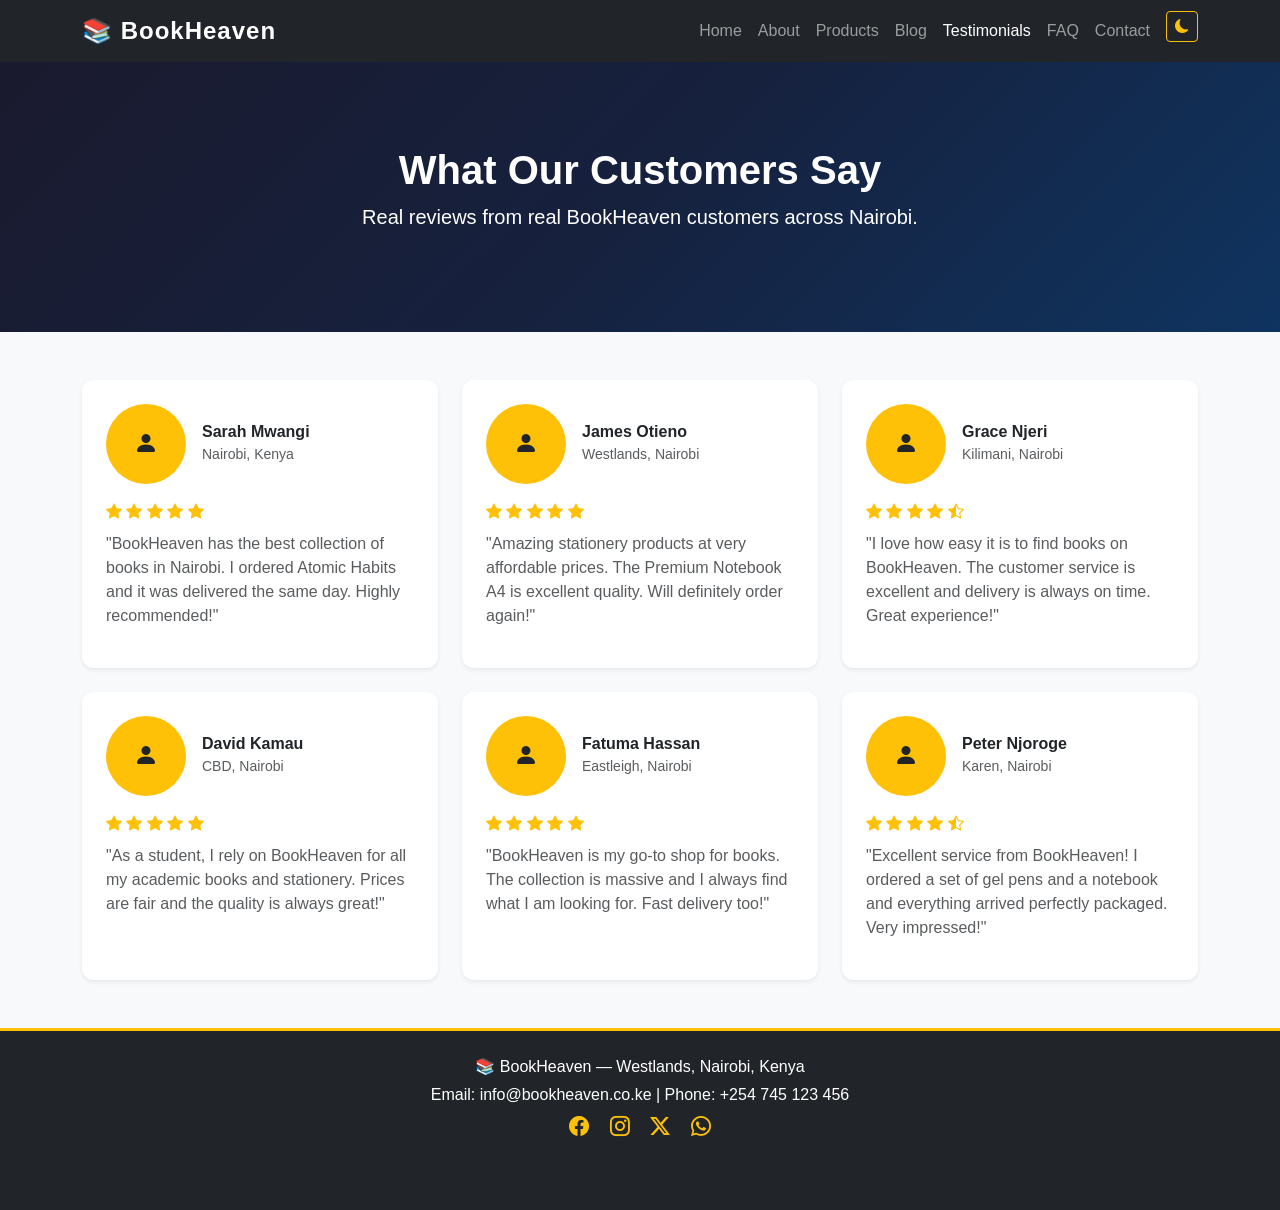
<file: testimonials.html>
<!DOCTYPE html>
<html lang="en">
<head>
  <meta charset="UTF-8" />
  <meta name="viewport" content="width=device-width, initial-scale=1.0" />
  <title>Testimonials - BookHeaven</title>
  <link href="https://cdn.jsdelivr.net/npm/bootstrap@5.3.0/dist/css/bootstrap.min.css" rel="stylesheet" />
  <link href="https://cdn.jsdelivr.net/npm/bootstrap-icons@1.10.5/font/bootstrap-icons.css" rel="stylesheet" />
  <link rel="icon" href="data:image/svg+xml,<svg xmlns='http://www.w3.org/2000/svg' viewBox='0 0 100 100'><text y='.9em' font-size='90'>📚</text></svg>" />
  <link rel="stylesheet" href="css/style.css" />
</head>
<body>

  <!-- NAVBAR -->
  <nav class="navbar navbar-expand-lg navbar-dark bg-dark sticky-top">
    <div class="container">
      <a class="navbar-brand fw-bold" href="index.html">📚 BookHeaven</a>
      <button class="navbar-toggler" title="Toggle navigation" type="button" data-bs-toggle="collapse" data-bs-target="#navMenu">
        <span class="navbar-toggler-icon"></span>
      </button>
      <div class="collapse navbar-collapse" id="navMenu">
        <ul class="navbar-nav ms-auto">
          <li class="nav-item"><a class="nav-link" href="index.html">Home</a></li>
          <li class="nav-item"><a class="nav-link" href="about.html">About</a></li>
          <li class="nav-item"><a class="nav-link" href="products.html">Products</a></li>
          <li class="nav-item"><a class="nav-link" href="blog.html">Blog</a></li>
          <li class="nav-item"><a class="nav-link active" href="testimonials.html">Testimonials</a></li>
          <li class="nav-item"><a class="nav-link" href="faq.html">FAQ</a></li>
          <li class="nav-item"><a class="nav-link" href="contact.html">Contact</a></li>
          <li class="nav-item ms-2">
            <button class="btn btn-outline-warning btn-sm" id="darkModeToggle" title="Toggle dark mode" onclick="toggleDarkMode()">
              <i class="bi bi-moon-fill" id="darkModeIcon"></i>
            </button>
          </li>
        </ul>
      </div>
    </div>
  </nav>

  <!-- PAGE HEADER -->
  <section class="page-header text-white text-center py-5">
    <div class="container">
      <h1 class="fw-bold">What Our Customers Say</h1>
      <p class="lead">Real reviews from real BookHeaven customers across Nairobi.</p>
    </div>
  </section>

  <!-- TESTIMONIALS SECTION -->
  <section class="py-5 bg-light">
    <div class="container">
      <div class="row g-4">

        <!-- TESTIMONIAL 1 -->
        <div class="col-md-4">
          <div class="card h-100 shadow-sm p-4">
            <div class="d-flex align-items-center mb-3">
              <div class="bg-warning rounded-circle d-flex align-items-center justify-content-center team-avatar me-3">
                <i class="bi bi-person-fill fs-4 text-dark"></i>
              </div>
              <div>
                <h6 class="fw-bold mb-0">Sarah Mwangi</h6>
                <small class="text-muted">Nairobi, Kenya</small>
              </div>
            </div>
            <div class="text-warning mb-2">
              <i class="bi bi-star-fill"></i>
              <i class="bi bi-star-fill"></i>
              <i class="bi bi-star-fill"></i>
              <i class="bi bi-star-fill"></i>
              <i class="bi bi-star-fill"></i>
            </div>
            <p class="text-muted">"BookHeaven has the best collection of books in Nairobi. I ordered Atomic Habits and it was delivered the same day. Highly recommended!"</p>
          </div>
        </div>

        <!-- TESTIMONIAL 2 -->
        <div class="col-md-4">
          <div class="card h-100 shadow-sm p-4">
            <div class="d-flex align-items-center mb-3">
              <div class="bg-warning rounded-circle d-flex align-items-center justify-content-center team-avatar me-3">
                <i class="bi bi-person-fill fs-4 text-dark"></i>
              </div>
              <div>
                <h6 class="fw-bold mb-0">James Otieno</h6>
                <small class="text-muted">Westlands, Nairobi</small>
              </div>
            </div>
            <div class="text-warning mb-2">
              <i class="bi bi-star-fill"></i>
              <i class="bi bi-star-fill"></i>
              <i class="bi bi-star-fill"></i>
              <i class="bi bi-star-fill"></i>
              <i class="bi bi-star-fill"></i>
            </div>
            <p class="text-muted">"Amazing stationery products at very affordable prices. The Premium Notebook A4 is excellent quality. Will definitely order again!"</p>
          </div>
        </div>

        <!-- TESTIMONIAL 3 -->
        <div class="col-md-4">
          <div class="card h-100 shadow-sm p-4">
            <div class="d-flex align-items-center mb-3">
              <div class="bg-warning rounded-circle d-flex align-items-center justify-content-center team-avatar me-3">
                <i class="bi bi-person-fill fs-4 text-dark"></i>
              </div>
              <div>
                <h6 class="fw-bold mb-0">Grace Njeri</h6>
                <small class="text-muted">Kilimani, Nairobi</small>
              </div>
            </div>
            <div class="text-warning mb-2">
              <i class="bi bi-star-fill"></i>
              <i class="bi bi-star-fill"></i>
              <i class="bi bi-star-fill"></i>
              <i class="bi bi-star-fill"></i>
              <i class="bi bi-star-half"></i>
            </div>
            <p class="text-muted">"I love how easy it is to find books on BookHeaven. The customer service is excellent and delivery is always on time. Great experience!"</p>
          </div>
        </div>

        <!-- TESTIMONIAL 4 -->
        <div class="col-md-4">
          <div class="card h-100 shadow-sm p-4">
            <div class="d-flex align-items-center mb-3">
              <div class="bg-warning rounded-circle d-flex align-items-center justify-content-center team-avatar me-3">
                <i class="bi bi-person-fill fs-4 text-dark"></i>
              </div>
              <div>
                <h6 class="fw-bold mb-0">David Kamau</h6>
                <small class="text-muted">CBD, Nairobi</small>
              </div>
            </div>
            <div class="text-warning mb-2">
              <i class="bi bi-star-fill"></i>
              <i class="bi bi-star-fill"></i>
              <i class="bi bi-star-fill"></i>
              <i class="bi bi-star-fill"></i>
              <i class="bi bi-star-fill"></i>
            </div>
            <p class="text-muted">"As a student, I rely on BookHeaven for all my academic books and stationery. Prices are fair and the quality is always great!"</p>
          </div>
        </div>

        <!-- TESTIMONIAL 5 -->
        <div class="col-md-4">
          <div class="card h-100 shadow-sm p-4">
            <div class="d-flex align-items-center mb-3">
              <div class="bg-warning rounded-circle d-flex align-items-center justify-content-center team-avatar me-3">
                <i class="bi bi-person-fill fs-4 text-dark"></i>
              </div>
              <div>
                <h6 class="fw-bold mb-0">Fatuma Hassan</h6>
                <small class="text-muted">Eastleigh, Nairobi</small>
              </div>
            </div>
            <div class="text-warning mb-2">
              <i class="bi bi-star-fill"></i>
              <i class="bi bi-star-fill"></i>
              <i class="bi bi-star-fill"></i>
              <i class="bi bi-star-fill"></i>
              <i class="bi bi-star-fill"></i>
            </div>
            <p class="text-muted">"BookHeaven is my go-to shop for books. The collection is massive and I always find what I am looking for. Fast delivery too!"</p>
          </div>
        </div>

        <!-- TESTIMONIAL 6 -->
        <div class="col-md-4">
          <div class="card h-100 shadow-sm p-4">
            <div class="d-flex align-items-center mb-3">
              <div class="bg-warning rounded-circle d-flex align-items-center justify-content-center team-avatar me-3">
                <i class="bi bi-person-fill fs-4 text-dark"></i>
              </div>
              <div>
                <h6 class="fw-bold mb-0">Peter Njoroge</h6>
                <small class="text-muted">Karen, Nairobi</small>
              </div>
            </div>
            <div class="text-warning mb-2">
              <i class="bi bi-star-fill"></i>
              <i class="bi bi-star-fill"></i>
              <i class="bi bi-star-fill"></i>
              <i class="bi bi-star-fill"></i>
              <i class="bi bi-star-half"></i>
            </div>
            <p class="text-muted">"Excellent service from BookHeaven! I ordered a set of gel pens and a notebook and everything arrived perfectly packaged. Very impressed!"</p>
          </div>
        </div>

      </div>
    </div>
  </section>

  <!-- FOOTER -->
  <footer class="bg-dark text-white py-4">
    <div class="container text-center">
      <p class="mb-1">📚 BookHeaven — Westlands, Nairobi, Kenya</p>
      <p class="mb-1">Email: info@bookheaven.co.ke | Phone: +254 745 123 456</p>
      <div class="mb-2">
        <a href="#" title="Follow us on Facebook" class="text-warning me-3"><i class="bi bi-facebook fs-5"></i></a>
        <a href="#" title="Follow us on Instagram" class="text-warning me-3"><i class="bi bi-instagram fs-5"></i></a>
        <a href="#" title="Follow us on Twitter" class="text-warning me-3"><i class="bi bi-twitter-x fs-5"></i></a>
        <a href="#" title="Contact us on WhatsApp" class="text-warning"><i class="bi bi-whatsapp fs-5"></i></a>
      </div>
      <p class="small text-muted">© 2026 BookHeaven. All rights reserved.</p>
    </div>
  </footer>

  <!-- BACK TO TOP BUTTON -->
  <button id="backToTop" onclick="scrollToTop()" title="Back to top">
    <i class="bi bi-arrow-up"></i>
  </button>

  <script src="https://cdn.jsdelivr.net/npm/bootstrap@5.3.0/dist/js/bootstrap.bundle.min.js"></script>
  <script src="js/main.js"></script>
</body>
</html>
</file>
<file: css/style.css>
/* ===== GLOBAL STYLES ===== */
* {
  margin: 0;
  padding: 0;
  box-sizing: border-box;
}

body {
  font-family: 'Segoe UI', Tahoma, Geneva, Verdana, sans-serif;
  color: #333;
}

/* ===== HERO SECTION ===== */
.hero-section {
  background: linear-gradient(135deg, #1a1a2e 0%, #16213e 50%, #0f3460 100%);
  min-height: 90vh;
  padding: 80px 0;
}

/* ===== NAVBAR ===== */
.navbar-brand {
  font-size: 1.5rem;
  letter-spacing: 1px;
}

.nav-link:hover {
  color: #ffc107 !important;
  transition: color 0.3s ease;
}

/* ===== CARDS ===== */
.card {
  border: none;
  border-radius: 12px;
  transition: transform 0.3s ease, box-shadow 0.3s ease;
}

.card:hover {
  transform: translateY(-5px);
  box-shadow: 0 8px 25px rgba(0, 0, 0, 0.15) !important;
}

/* ===== BUTTONS ===== */
.btn-warning {
  background-color: #ffc107;
  border: none;
  color: #1a1a2e;
  font-weight: 600;
}

.btn-warning:hover {
  background-color: #e0a800;
  color: #1a1a2e;
}

/* ===== FOOTER ===== */
footer {
  border-top: 3px solid #ffc107;
}

/* ===== SECTION TITLES ===== */
h2 {
  position: relative;
  display: inline-block;
}

section h2::after {
  content: '';
  display: block;
  width: 60px;
  height: 4px;
  background-color: #ffc107;
  margin: 8px auto 0;
  border-radius: 2px;
}

/* ===== RESPONSIVE ===== */
@media (max-width: 768px) {
  .hero-section {
    padding: 60px 0;
  }

  .card {
    margin-bottom: 30px;
  }
}

/* ===== ABOUT PAGE ===== */
.page-header {
  background: linear-gradient(135deg, #1a1a2e 0%, #16213e 50%, #0f3460 100%);
  min-height: 30vh;
  display: flex;
  align-items: center;
}

.story-icon {
  font-size: 8rem;
  color: #1a1a2e;
}

/* ===== TEAM SECTION ===== */
.team-avatar {
  width: 80px;
  height: 80px;
}

/* ===== PRODUCT DETAIL PAGE ===== */
.product-icon {
  font-size: 10rem;
  color: #1a1a2e;
}

/* ===== DARK MODE ===== */
body.dark-mode {
  background-color: #121212;
  color: #e0e0e0;
}

body.dark-mode .navbar {
  background-color: #1f1f1f !important;
}

body.dark-mode .card {
  background-color: #1e1e1e;
  border-color: #333;
  color: #e0e0e0;
}

body.dark-mode .bg-light {
  background-color: #1a1a1a !important;
}

body.dark-mode footer {
  background-color: #0a0a0a !important;
}

body.dark-mode .text-muted {
  color: #aaaaaa !important;
}

body.dark-mode .accordion-item {
  background-color: #1e1e1e;
  border-color: #333;
  color: #e0e0e0;
}

body.dark-mode .accordion-button {
  background-color: #2a2a2a;
  color: #e0e0e0;
}

body.dark-mode .table {
  color: #e0e0e0;
}

body.dark-mode .form-control {
  background-color: #2a2a2a;
  border-color: #444;
  color: #e0e0e0;
}

/* ===== BOOK COVERS ===== */
.book-cover {
  height: 150px;
  object-fit: cover;
}

/* ===== PRODUCT DETAIL COVER ===== */
.book-cover-large {
  height: 300px;
  object-fit: cover;
}

/* ===== BACK TO TOP BUTTON ===== */
#backToTop {
  display: none;
  position: fixed;
  bottom: 30px;
  right: 30px;
  z-index: 999;
  background-color: #ffc107;
  color: #1a1a2e;
  border: none;
  border-radius: 50%;
  width: 45px;
  height: 45px;
  font-size: 1.2rem;
  cursor: pointer;
  box-shadow: 0 4px 10px rgba(0, 0, 0, 0.3);
  transition: background-color 0.3s ease;
}

#backToTop:hover {
  background-color: #e0a800;
}
</file>
